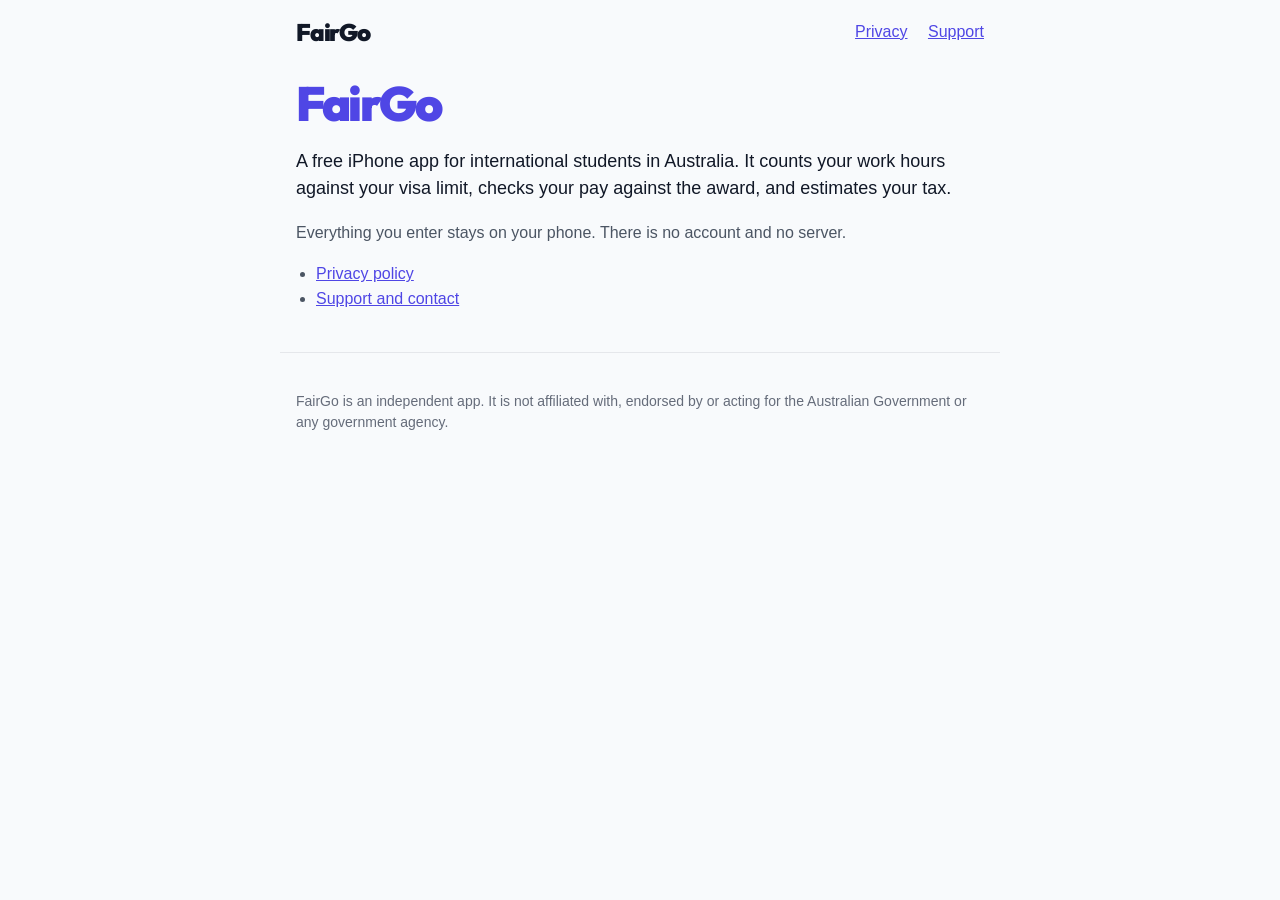
<file: index.html>
<!doctype html>
<html lang="en-AU">
<head>
<meta charset="utf-8">
<meta name="viewport" content="width=device-width, initial-scale=1">
<title>FairGo</title>
<meta name="description" content="A free app for international students in Australia: work hours, pay and tax.">
<link rel="stylesheet" href="style.css">
</head>
<body>
<header><a class="brand" href="index.html">FairGo</a>
<nav><a href="privacy.html">Privacy</a> <a href="support.html">Support</a></nav></header>
<main>
<h1 class="name">FairGo</h1>
<p class="lead">A free iPhone app for international students in Australia. It counts your work hours against your visa limit, checks your pay against the award, and estimates your tax.</p>
<p>Everything you enter stays on your phone. There is no account and no server.</p>
<ul class="links">
<li><a href="privacy.html">Privacy policy</a></li>
<li><a href="support.html">Support and contact</a></li>
</ul>
</main>
<footer><p>FairGo is an independent app. It is not affiliated with, endorsed by or acting for the Australian Government or any government agency.</p></footer>
</body>
</html>
</file>
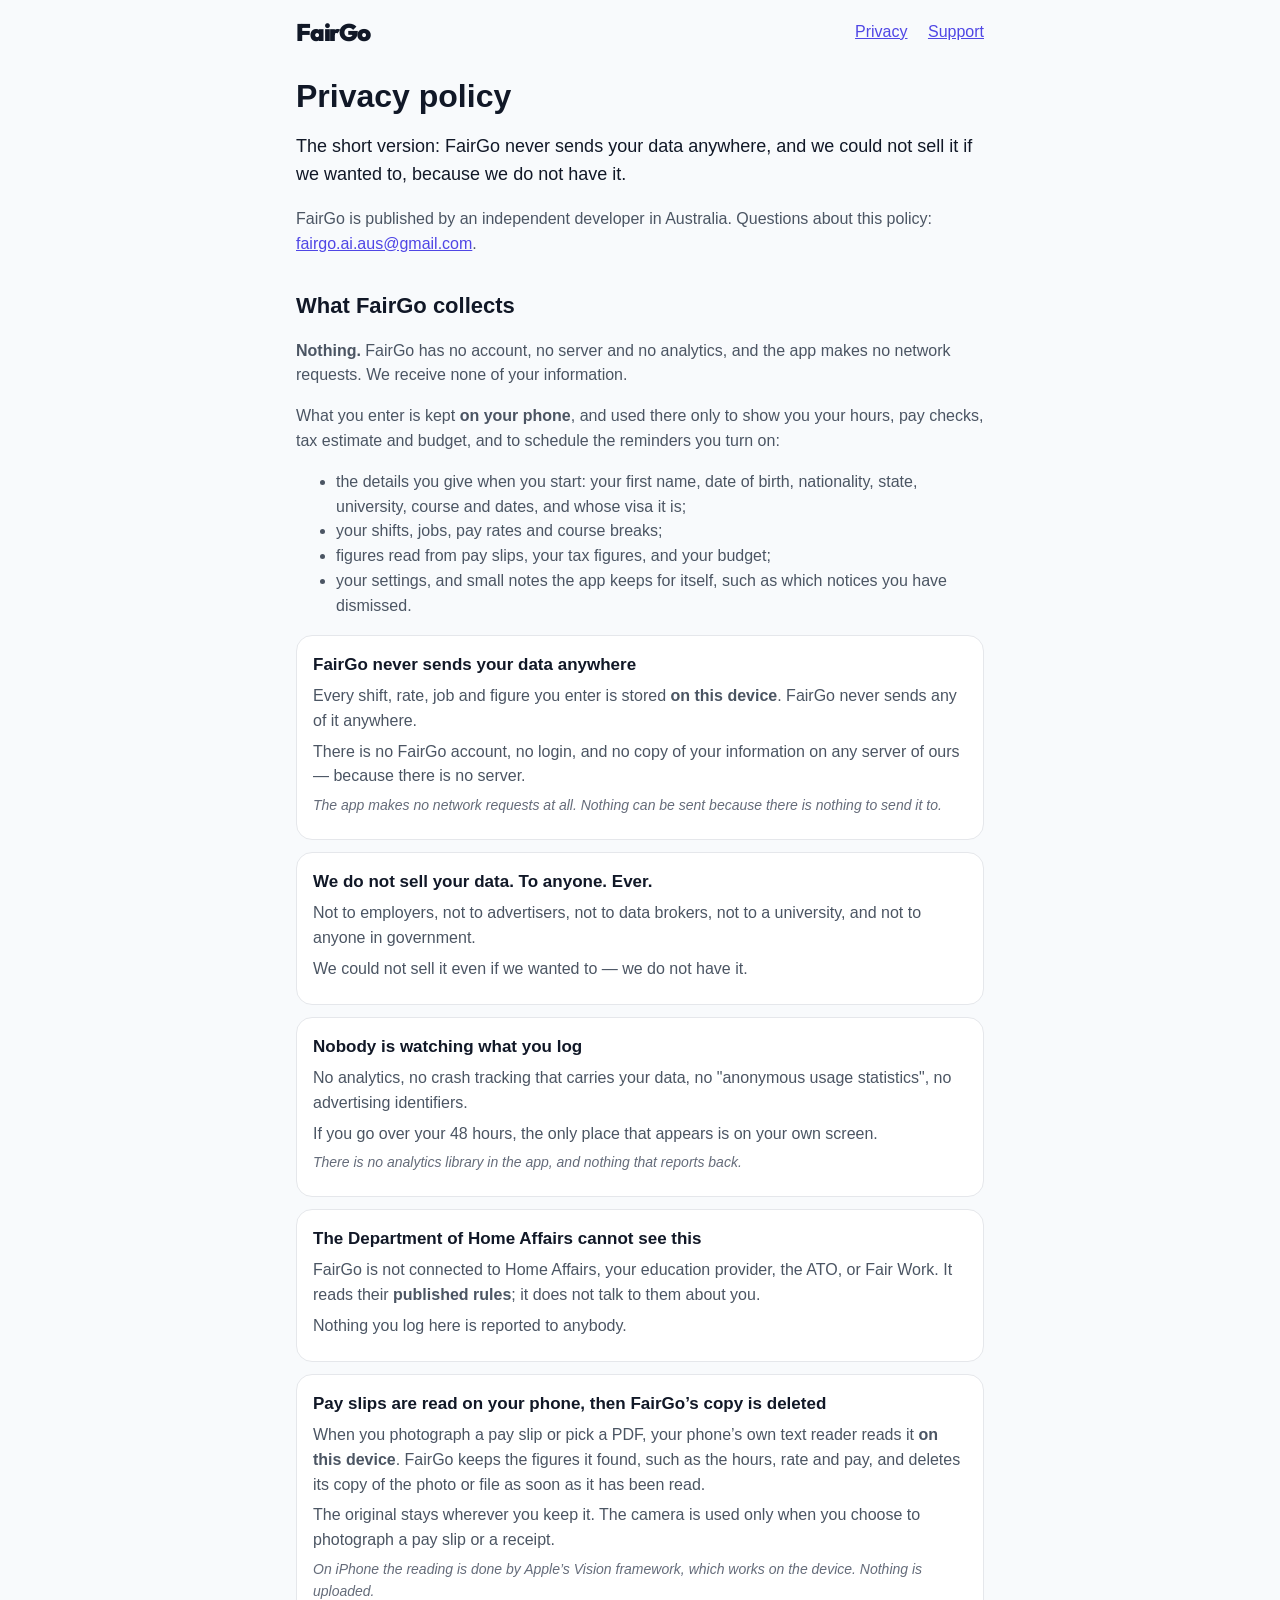
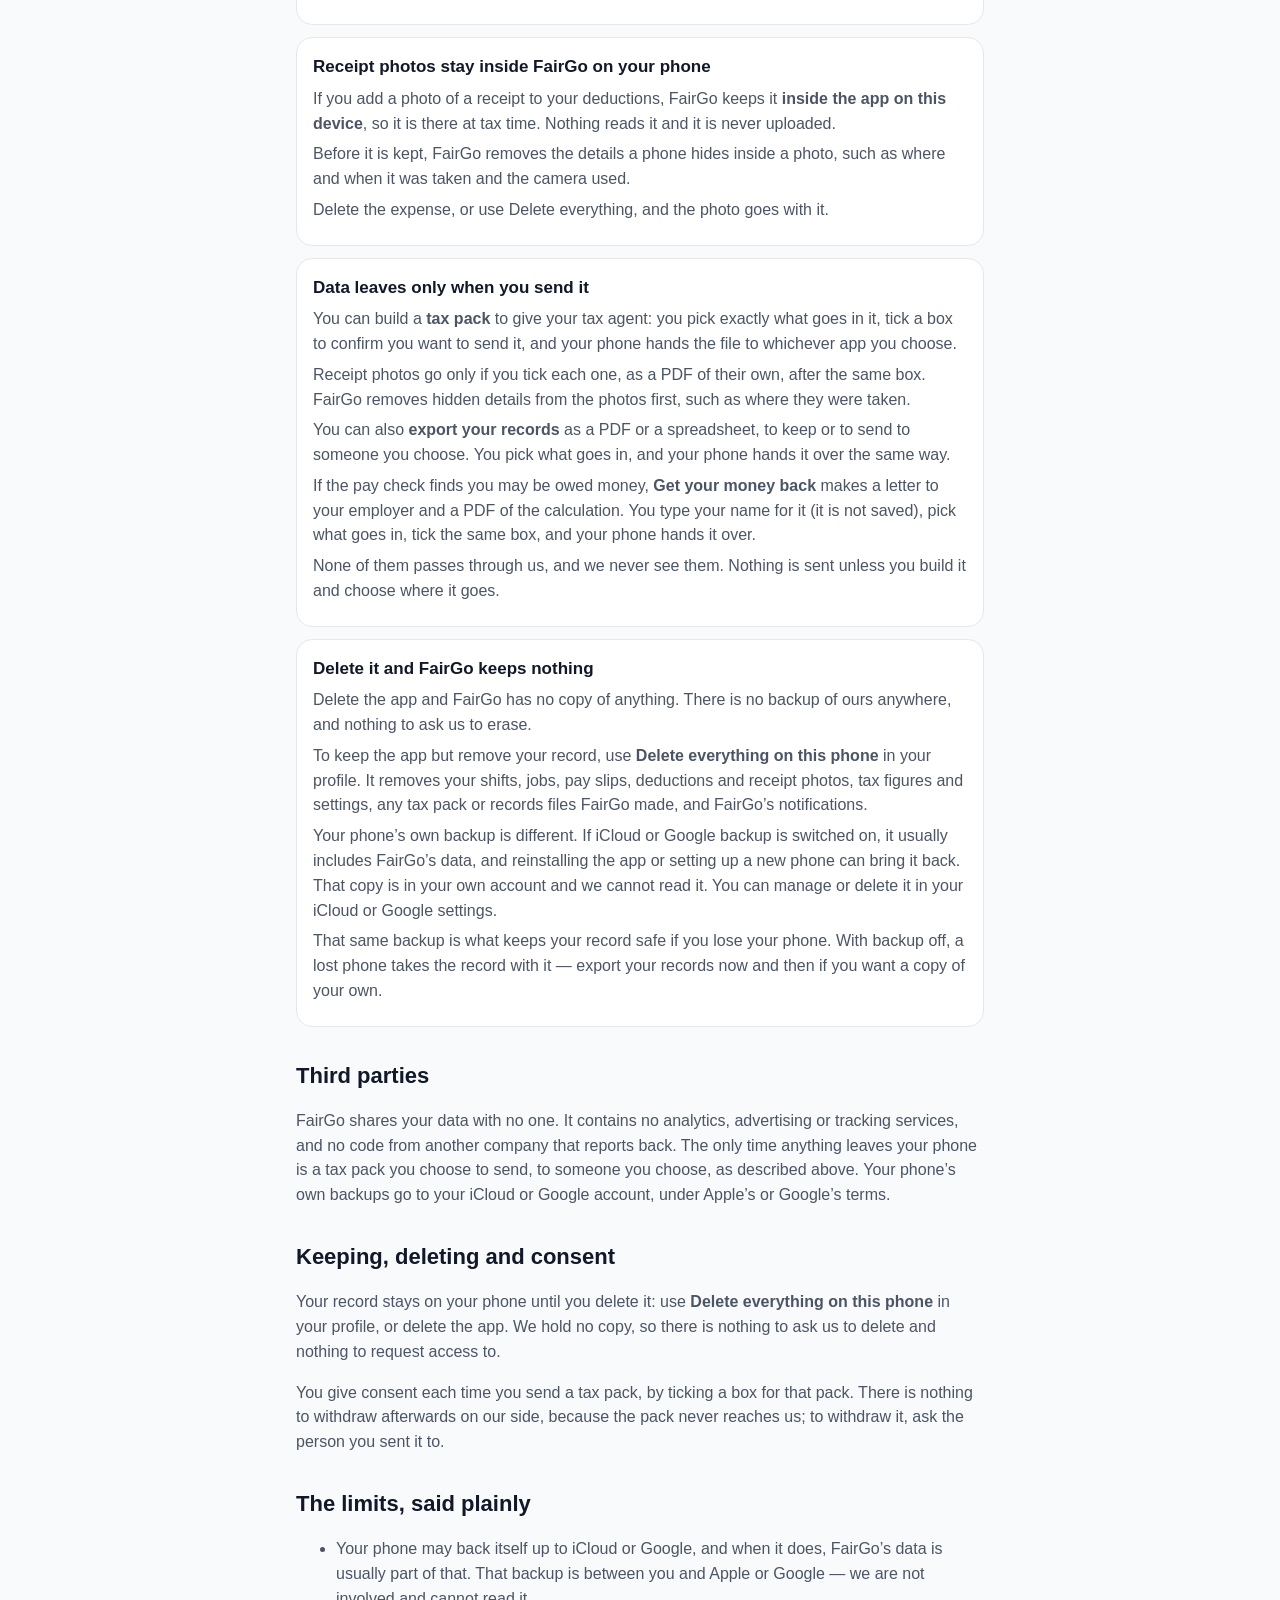
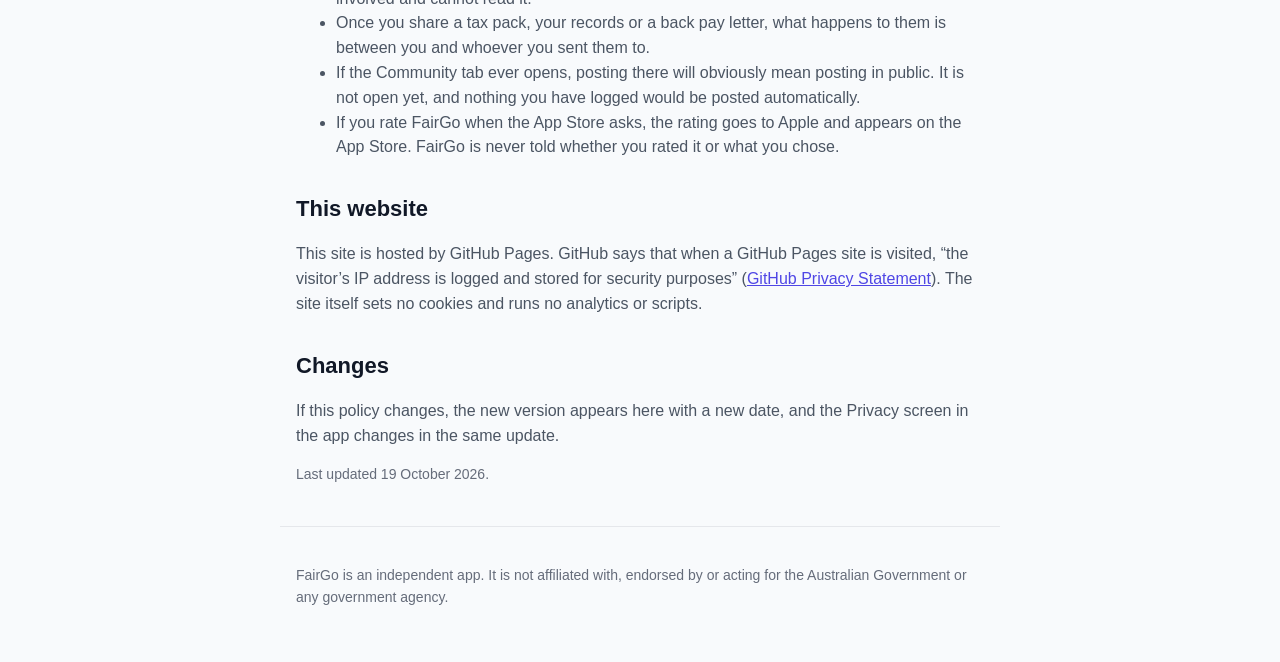
<file: privacy.html>
<!doctype html>
<html lang="en-AU">
<head>
<meta charset="utf-8">
<meta name="viewport" content="width=device-width, initial-scale=1">
<title>FairGo privacy policy</title>
<meta name="description" content="What FairGo does with your data: it never sends it anywhere.">
<link rel="stylesheet" href="style.css">
</head>
<body>
<header><a class="brand" href="index.html">FairGo</a>
<nav><a href="privacy.html">Privacy</a> <a href="support.html">Support</a></nav></header>
<main>
<h1>Privacy policy</h1>
<p class="lead">The short version: FairGo never sends your data anywhere, and we could not sell it if we wanted to, because we do not have it.</p>
<p>FairGo is published by an independent developer in Australia. Questions about this policy: <a href="mailto:fairgo.ai.aus@gmail.com">fairgo.ai.aus@gmail.com</a>.</p>

<h2>What FairGo collects</h2>
<p><strong>Nothing.</strong> FairGo has no account, no server and no analytics, and the app makes no network requests. We receive none of your information.</p>
<p>What you enter is kept <strong>on your phone</strong>, and used there only to show you your hours, pay checks, tax estimate and budget, and to schedule the reminders you turn on:</p>
<ul>
<li>the details you give when you start: your first name, date of birth, nationality, state, university, course and dates, and whose visa it is;</li>
<li>your shifts, jobs, pay rates and course breaks;</li>
<li>figures read from pay slips, your tax figures, and your budget;</li>
<li>your settings, and small notes the app keeps for itself, such as which notices you have dismissed.</li>
</ul>

<section class="card">
<h3>FairGo never sends your data anywhere</h3>
<p>Every shift, rate, job and figure you enter is stored <strong>on this device</strong>. FairGo never sends any of it anywhere.</p>
<p>There is no FairGo account, no login, and no copy of your information on any server of ours — because there is no server.</p>
<p class="because">The app makes no network requests at all. Nothing can be sent because there is nothing to send it to.</p>
</section>
<section class="card">
<h3>We do not sell your data. To anyone. Ever.</h3>
<p>Not to employers, not to advertisers, not to data brokers, not to a university, and not to anyone in government.</p>
<p>We could not sell it even if we wanted to — we do not have it.</p>

</section>
<section class="card">
<h3>Nobody is watching what you log</h3>
<p>No analytics, no crash tracking that carries your data, no &quot;anonymous usage statistics&quot;, no advertising identifiers.</p>
<p>If you go over your 48 hours, the only place that appears is on your own screen.</p>
<p class="because">There is no analytics library in the app, and nothing that reports back.</p>
</section>
<section class="card">
<h3>The Department of Home Affairs cannot see this</h3>
<p>FairGo is not connected to Home Affairs, your education provider, the ATO, or Fair Work. It reads their <strong>published rules</strong>; it does not talk to them about you.</p>
<p>Nothing you log here is reported to anybody.</p>

</section>
<section class="card">
<h3>Pay slips are read on your phone, then FairGo’s copy is deleted</h3>
<p>When you photograph a pay slip or pick a PDF, your phone’s own text reader reads it <strong>on this device</strong>. FairGo keeps the figures it found, such as the hours, rate and pay, and deletes its copy of the photo or file as soon as it has been read.</p>
<p>The original stays wherever you keep it. The camera is used only when you choose to photograph a pay slip or a receipt.</p>
<p class="because">On iPhone the reading is done by Apple’s Vision framework, which works on the device. Nothing is uploaded.</p>
</section>
<section class="card">
<h3>Receipt photos stay inside FairGo on your phone</h3>
<p>If you add a photo of a receipt to your deductions, FairGo keeps it <strong>inside the app on this device</strong>, so it is there at tax time. Nothing reads it and it is never uploaded.</p>
<p>Before it is kept, FairGo removes the details a phone hides inside a photo, such as where and when it was taken and the camera used.</p>
<p>Delete the expense, or use Delete everything, and the photo goes with it.</p>

</section>
<section class="card">
<h3>Data leaves only when you send it</h3>
<p>You can build a <strong>tax pack</strong> to give your tax agent: you pick exactly what goes in it, tick a box to confirm you want to send it, and your phone hands the file to whichever app you choose.</p>
<p>Receipt photos go only if you tick each one, as a PDF of their own, after the same box. FairGo removes hidden details from the photos first, such as where they were taken.</p>
<p>You can also <strong>export your records</strong> as a PDF or a spreadsheet, to keep or to send to someone you choose. You pick what goes in, and your phone hands it over the same way.</p>
<p>If the pay check finds you may be owed money, <strong>Get your money back</strong> makes a letter to your employer and a PDF of the calculation. You type your name for it (it is not saved), pick what goes in, tick the same box, and your phone hands it over.</p>
<p>None of them passes through us, and we never see them. Nothing is sent unless you build it and choose where it goes.</p>

</section>
<section class="card">
<h3>Delete it and FairGo keeps nothing</h3>
<p>Delete the app and FairGo has no copy of anything. There is no backup of ours anywhere, and nothing to ask us to erase.</p>
<p>To keep the app but remove your record, use <strong>Delete everything on this phone</strong> in your profile. It removes your shifts, jobs, pay slips, deductions and receipt photos, tax figures and settings, any tax pack or records files FairGo made, and FairGo’s notifications.</p>
<p>Your phone’s own backup is different. If iCloud or Google backup is switched on, it usually includes FairGo’s data, and reinstalling the app or setting up a new phone can bring it back. That copy is in your own account and we cannot read it. You can manage or delete it in your iCloud or Google settings.</p>
<p>That same backup is what keeps your record safe if you lose your phone. With backup off, a lost phone takes the record with it — export your records now and then if you want a copy of your own.</p>

</section>

<h2>Third parties</h2>
<p>FairGo shares your data with no one. It contains no analytics, advertising or tracking services, and no code from another company that reports back. The only time anything leaves your phone is a tax pack you choose to send, to someone you choose, as described above. Your phone’s own backups go to your iCloud or Google account, under Apple’s or Google’s terms.</p>

<h2>Keeping, deleting and consent</h2>
<p>Your record stays on your phone until you delete it: use <strong>Delete everything on this phone</strong> in your profile, or delete the app. We hold no copy, so there is nothing to ask us to delete and nothing to request access to.</p>
<p>You give consent each time you send a tax pack, by ticking a box for that pack. There is nothing to withdraw afterwards on our side, because the pack never reaches us; to withdraw it, ask the person you sent it to.</p>

<h2>The limits, said plainly</h2>
<ul>
<li>Your phone may back itself up to iCloud or Google, and when it does, FairGo’s data is usually part of that. That backup is between you and Apple or Google — we are not involved and cannot read it.</li>
<li>Once you share a tax pack, your records or a back pay letter, what happens to them is between you and whoever you sent them to.</li>
<li>If the Community tab ever opens, posting there will obviously mean posting in public. It is not open yet, and nothing you have logged would be posted automatically.</li>
<li>If you rate FairGo when the App Store asks, the rating goes to Apple and appears on the App Store. FairGo is never told whether you rated it or what you chose.</li>
</ul>

<h2>This website</h2>
<p>This site is hosted by GitHub Pages. GitHub says that when a GitHub Pages site is visited, “the visitor’s IP address is logged and stored for security purposes” (<a href="https://docs.github.com/en/site-policy/privacy-policies/github-general-privacy-statement">GitHub Privacy Statement</a>). The site itself sets no cookies and runs no analytics or scripts.</p>

<h2>Changes</h2>
<p>If this policy changes, the new version appears here with a new date, and the Privacy screen in the app changes in the same update.</p>
<p class="updated">Last updated 19 October 2026.</p>
</main>
<footer><p>FairGo is an independent app. It is not affiliated with, endorsed by or acting for the Australian Government or any government agency.</p></footer>
</body>
</html>
</file>
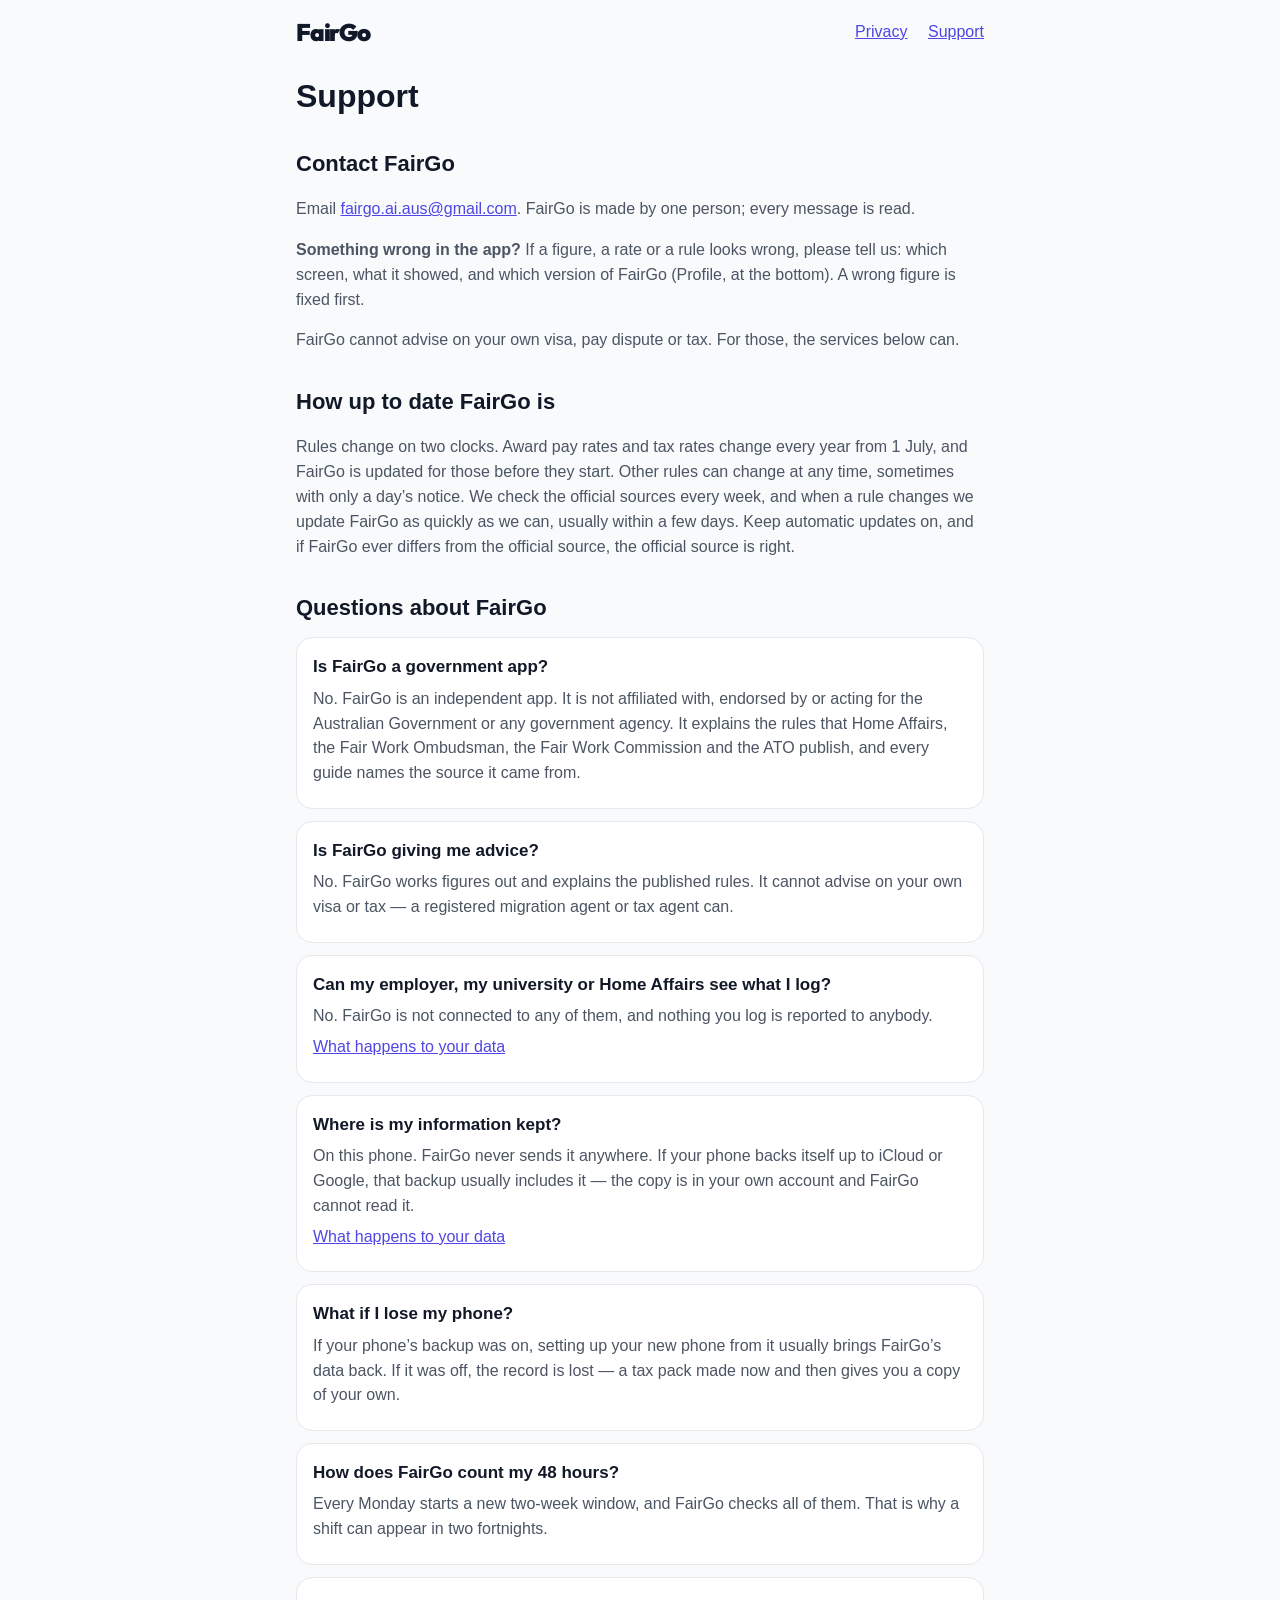
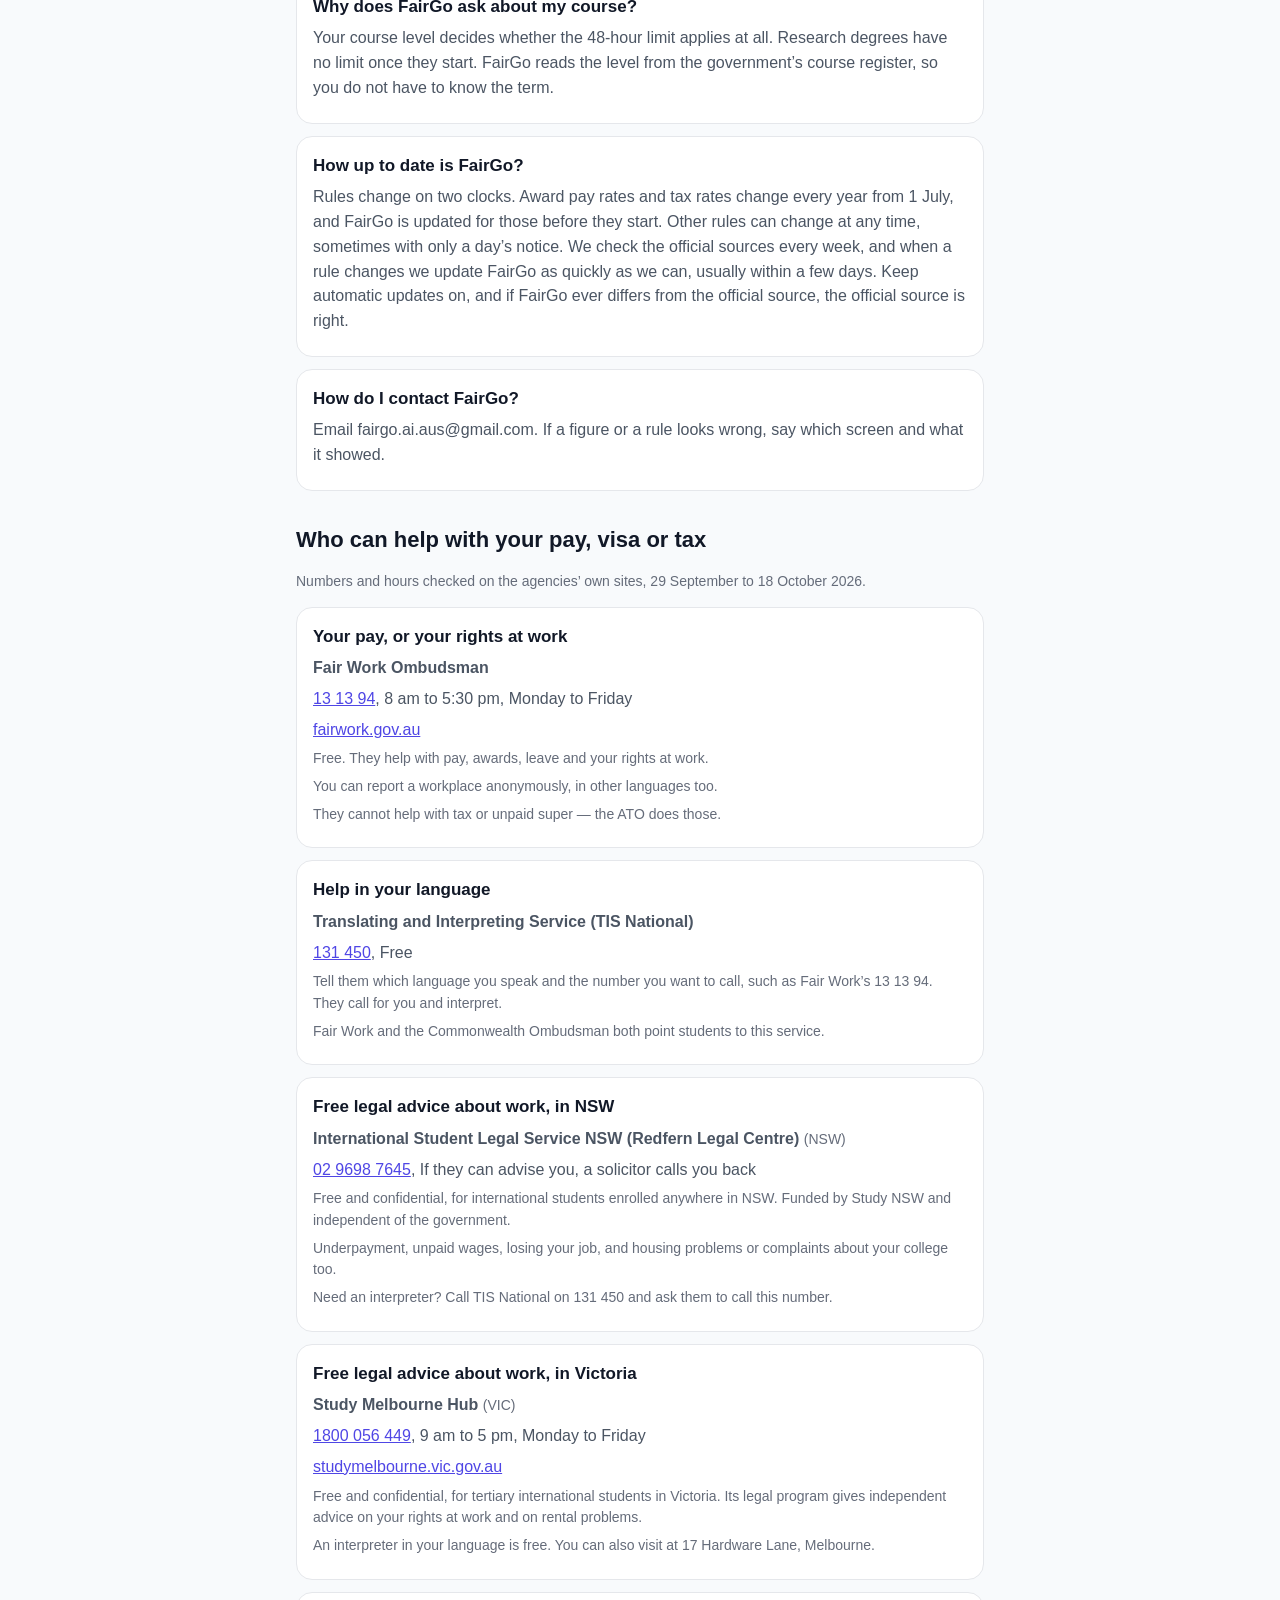
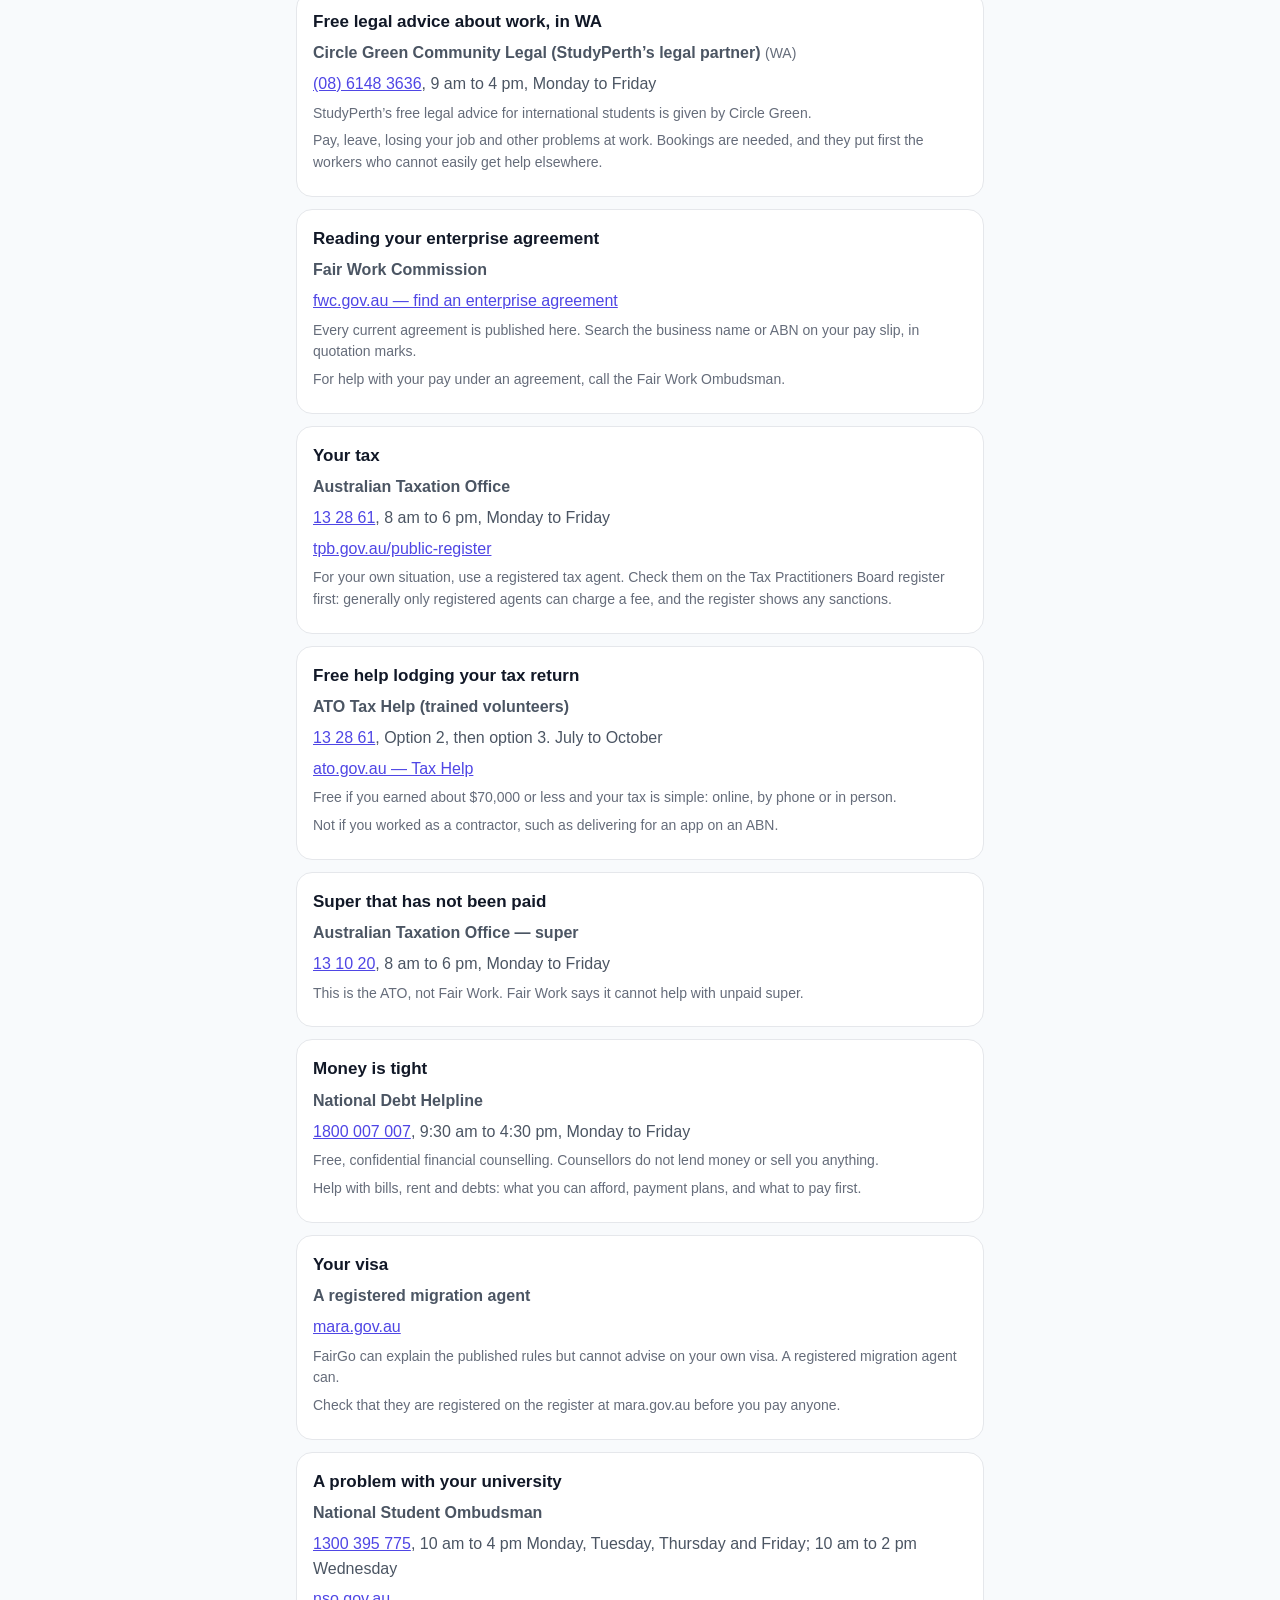
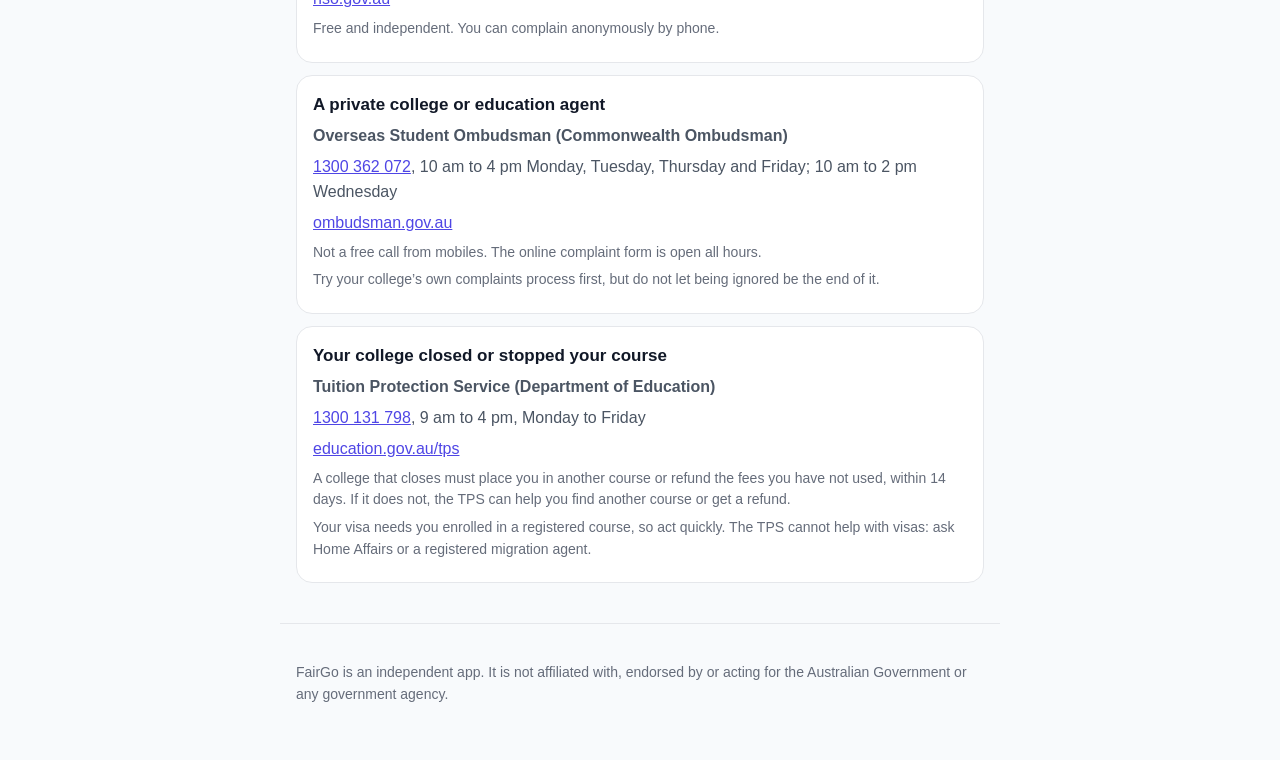
<file: support.html>
<!doctype html>
<html lang="en-AU">
<head>
<meta charset="utf-8">
<meta name="viewport" content="width=device-width, initial-scale=1">
<title>FairGo support</title>
<meta name="description" content="Contact FairGo, report a problem, and find who can help with pay, visa and tax questions.">
<link rel="stylesheet" href="style.css">
</head>
<body>
<header><a class="brand" href="index.html">FairGo</a>
<nav><a href="privacy.html">Privacy</a> <a href="support.html">Support</a></nav></header>
<main>
<h1>Support</h1>

<h2>Contact FairGo</h2>
<p>Email <a href="mailto:fairgo.ai.aus@gmail.com">fairgo.ai.aus@gmail.com</a>. FairGo is made by one person; every message is read.</p>
<p><strong>Something wrong in the app?</strong> If a figure, a rate or a rule looks wrong, please tell us: which screen, what it showed, and which version of FairGo (Profile, at the bottom). A wrong figure is fixed first.</p>
<p>FairGo cannot advise on your own visa, pay dispute or tax. For those, the services below can.</p>

<h2>How up to date FairGo is</h2>
<p>Rules change on two clocks. Award pay rates and tax rates change every year from 1 July, and FairGo is updated for those before they start. Other rules can change at any time, sometimes with only a day’s notice. We check the official sources every week, and when a rule changes we update FairGo as quickly as we can, usually within a few days. Keep automatic updates on, and if FairGo ever differs from the official source, the official source is right.</p>

<h2>Questions about FairGo</h2>
<section class="card">
<h3>Is FairGo a government app?</h3>
<p>No. FairGo is an independent app. It is not affiliated with, endorsed by or acting for the Australian Government or any government agency. It explains the rules that Home Affairs, the Fair Work Ombudsman, the Fair Work Commission and the ATO publish, and every guide names the source it came from.</p>

</section>
<section class="card">
<h3>Is FairGo giving me advice?</h3>
<p>No. FairGo works figures out and explains the published rules. It cannot advise on your own visa or tax — a registered migration agent or tax agent can.</p>

</section>
<section class="card">
<h3>Can my employer, my university or Home Affairs see what I log?</h3>
<p>No. FairGo is not connected to any of them, and nothing you log is reported to anybody.</p>
<p><a href="privacy.html">What happens to your data</a></p>
</section>
<section class="card">
<h3>Where is my information kept?</h3>
<p>On this phone. FairGo never sends it anywhere. If your phone backs itself up to iCloud or Google, that backup usually includes it — the copy is in your own account and FairGo cannot read it.</p>
<p><a href="privacy.html">What happens to your data</a></p>
</section>
<section class="card">
<h3>What if I lose my phone?</h3>
<p>If your phone’s backup was on, setting up your new phone from it usually brings FairGo’s data back. If it was off, the record is lost — a tax pack made now and then gives you a copy of your own.</p>

</section>
<section class="card">
<h3>How does FairGo count my 48 hours?</h3>
<p>Every Monday starts a new two-week window, and FairGo checks all of them. That is why a shift can appear in two fortnights.</p>

</section>
<section class="card">
<h3>Why does FairGo ask about my course?</h3>
<p>Your course level decides whether the 48-hour limit applies at all. Research degrees have no limit once they start. FairGo reads the level from the government’s course register, so you do not have to know the term.</p>

</section>
<section class="card">
<h3>How up to date is FairGo?</h3>
<p>Rules change on two clocks. Award pay rates and tax rates change every year from 1 July, and FairGo is updated for those before they start. Other rules can change at any time, sometimes with only a day’s notice. We check the official sources every week, and when a rule changes we update FairGo as quickly as we can, usually within a few days. Keep automatic updates on, and if FairGo ever differs from the official source, the official source is right.</p>

</section>
<section class="card">
<h3>How do I contact FairGo?</h3>
<p>Email fairgo.ai.aus@gmail.com. If a figure or a rule looks wrong, say which screen and what it showed.</p>

</section>

<h2>Who can help with your pay, visa or tax</h2>
<p class="updated">Numbers and hours checked on the agencies’ own sites, 29 September to 18 October 2026.</p>
<section class="card">
<h3>Your pay, or your rights at work</h3>
<p><strong>Fair Work Ombudsman</strong></p>
<p><a href="tel:131394">13 13 94</a>, 8 am to 5:30 pm, Monday to Friday</p>
<p><a href="https://www.fairwork.gov.au">fairwork.gov.au</a></p>
<p class="note">Free. They help with pay, awards, leave and your rights at work.</p>
<p class="note">You can report a workplace anonymously, in other languages too.</p>
<p class="note">They cannot help with tax or unpaid super — the ATO does those.</p>
</section>
<section class="card">
<h3>Help in your language</h3>
<p><strong>Translating and Interpreting Service (TIS National)</strong></p>
<p><a href="tel:131450">131 450</a>, Free</p>

<p class="note">Tell them which language you speak and the number you want to call, such as Fair Work’s 13 13 94. They call for you and interpret.</p>
<p class="note">Fair Work and the Commonwealth Ombudsman both point students to this service.</p>
</section>
<section class="card">
<h3>Free legal advice about work, in NSW</h3>
<p><strong>International Student Legal Service NSW (Redfern Legal Centre)</strong> <span class="states">(NSW)</span></p>
<p><a href="tel:0296987645">02 9698 7645</a>, If they can advise you, a solicitor calls you back</p>

<p class="note">Free and confidential, for international students enrolled anywhere in NSW. Funded by Study NSW and independent of the government.</p>
<p class="note">Underpayment, unpaid wages, losing your job, and housing problems or complaints about your college too.</p>
<p class="note">Need an interpreter? Call TIS National on 131 450 and ask them to call this number.</p>
</section>
<section class="card">
<h3>Free legal advice about work, in Victoria</h3>
<p><strong>Study Melbourne Hub</strong> <span class="states">(VIC)</span></p>
<p><a href="tel:1800056449">1800 056 449</a>, 9 am to 5 pm, Monday to Friday</p>
<p><a href="https://studymelbourne.vic.gov.au/our-hub">studymelbourne.vic.gov.au</a></p>
<p class="note">Free and confidential, for tertiary international students in Victoria. Its legal program gives independent advice on your rights at work and on rental problems.</p>
<p class="note">An interpreter in your language is free. You can also visit at 17 Hardware Lane, Melbourne.</p>
</section>
<section class="card">
<h3>Free legal advice about work, in WA</h3>
<p><strong>Circle Green Community Legal (StudyPerth’s legal partner)</strong> <span class="states">(WA)</span></p>
<p><a href="tel:0861483636">(08) 6148 3636</a>, 9 am to 4 pm, Monday to Friday</p>

<p class="note">StudyPerth’s free legal advice for international students is given by Circle Green.</p>
<p class="note">Pay, leave, losing your job and other problems at work. Bookings are needed, and they put first the workers who cannot easily get help elsewhere.</p>
</section>
<section class="card">
<h3>Reading your enterprise agreement</h3>
<p><strong>Fair Work Commission</strong></p>

<p><a href="https://www.fwc.gov.au/work-conditions/enterprise-agreements/find-enterprise-agreement">fwc.gov.au — find an enterprise agreement</a></p>
<p class="note">Every current agreement is published here. Search the business name or ABN on your pay slip, in quotation marks.</p>
<p class="note">For help with your pay under an agreement, call the Fair Work Ombudsman.</p>
</section>
<section class="card">
<h3>Your tax</h3>
<p><strong>Australian Taxation Office</strong></p>
<p><a href="tel:132861">13 28 61</a>, 8 am to 6 pm, Monday to Friday</p>
<p><a href="https://www.tpb.gov.au/public-register">tpb.gov.au/public-register</a></p>
<p class="note">For your own situation, use a registered tax agent. Check them on the Tax Practitioners Board register first: generally only registered agents can charge a fee, and the register shows any sanctions.</p>
</section>
<section class="card">
<h3>Free help lodging your tax return</h3>
<p><strong>ATO Tax Help (trained volunteers)</strong></p>
<p><a href="tel:132861">13 28 61</a>, Option 2, then option 3. July to October</p>
<p><a href="https://www.ato.gov.au/individuals-and-families/your-tax-return/help-and-support-to-lodge-your-tax-return/tax-help-program">ato.gov.au — Tax Help</a></p>
<p class="note">Free if you earned about $70,000 or less and your tax is simple: online, by phone or in person.</p>
<p class="note">Not if you worked as a contractor, such as delivering for an app on an ABN.</p>
</section>
<section class="card">
<h3>Super that has not been paid</h3>
<p><strong>Australian Taxation Office — super</strong></p>
<p><a href="tel:131020">13 10 20</a>, 8 am to 6 pm, Monday to Friday</p>

<p class="note">This is the ATO, not Fair Work. Fair Work says it cannot help with unpaid super.</p>
</section>
<section class="card">
<h3>Money is tight</h3>
<p><strong>National Debt Helpline</strong></p>
<p><a href="tel:1800007007">1800 007 007</a>, 9:30 am to 4:30 pm, Monday to Friday</p>

<p class="note">Free, confidential financial counselling. Counsellors do not lend money or sell you anything.</p>
<p class="note">Help with bills, rent and debts: what you can afford, payment plans, and what to pay first.</p>
</section>
<section class="card">
<h3>Your visa</h3>
<p><strong>A registered migration agent</strong></p>

<p><a href="https://www.mara.gov.au">mara.gov.au</a></p>
<p class="note">FairGo can explain the published rules but cannot advise on your own visa. A registered migration agent can.</p>
<p class="note">Check that they are registered on the register at mara.gov.au before you pay anyone.</p>
</section>
<section class="card">
<h3>A problem with your university</h3>
<p><strong>National Student Ombudsman</strong></p>
<p><a href="tel:1300395775">1300 395 775</a>, 10 am to 4 pm Monday, Tuesday, Thursday and Friday; 10 am to 2 pm Wednesday</p>
<p><a href="https://www.nso.gov.au">nso.gov.au</a></p>
<p class="note">Free and independent. You can complain anonymously by phone.</p>
</section>
<section class="card">
<h3>A private college or education agent</h3>
<p><strong>Overseas Student Ombudsman (Commonwealth Ombudsman)</strong></p>
<p><a href="tel:1300362072">1300 362 072</a>, 10 am to 4 pm Monday, Tuesday, Thursday and Friday; 10 am to 2 pm Wednesday</p>
<p><a href="https://www.ombudsman.gov.au">ombudsman.gov.au</a></p>
<p class="note">Not a free call from mobiles. The online complaint form is open all hours.</p>
<p class="note">Try your college’s own complaints process first, but do not let being ignored be the end of it.</p>
</section>
<section class="card">
<h3>Your college closed or stopped your course</h3>
<p><strong>Tuition Protection Service (Department of Education)</strong></p>
<p><a href="tel:1300131798">1300 131 798</a>, 9 am to 4 pm, Monday to Friday</p>
<p><a href="https://www.education.gov.au/tps/international-students">education.gov.au/tps</a></p>
<p class="note">A college that closes must place you in another course or refund the fees you have not used, within 14 days. If it does not, the TPS can help you find another course or get a refund.</p>
<p class="note">Your visa needs you enrolled in a registered course, so act quickly. The TPS cannot help with visas: ask Home Affairs or a registered migration agent.</p>
</section>
</main>
<footer><p>FairGo is an independent app. It is not affiliated with, endorsed by or acting for the Australian Government or any government agency.</p></footer>
</body>
</html>
</file>
<file: style.css>
@font-face{font-family:Outfit;font-weight:900;font-display:swap;src:url(outfit-black.ttf) format("truetype")}
:root{--bg:#F8FAFC;--surface:#FFFFFF;--text:#111827;--muted:#4B5563;--faint:#656C7A;--primary:#4F46E5;--line:#E5E7EB}
@media (prefers-color-scheme:dark){:root{--bg:#0F1117;--surface:#1A1D27;--text:#F3F4F6;--muted:#C7CBD3;--faint:#A3A9B5;--primary:#A5B4FC;--line:#2A2E3A}}
*{box-sizing:border-box}
body{margin:0;background:var(--bg);color:var(--text);font:16px/1.55 -apple-system,BlinkMacSystemFont,"Segoe UI",Roboto,sans-serif}
header,main,footer{max-width:720px;margin:0 auto;padding:0 16px}
header{display:flex;justify-content:space-between;align-items:center;padding-top:20px;padding-bottom:8px}
header nav a{margin-left:16px}
.brand{font:900 24px/1 Outfit,-apple-system,BlinkMacSystemFont,"Segoe UI",Roboto,sans-serif;letter-spacing:-0.05em;color:var(--text);text-decoration:none}
h1.name{font:900 48px/1.1 Outfit,-apple-system,BlinkMacSystemFont,"Segoe UI",Roboto,sans-serif;letter-spacing:-0.05em;color:var(--primary)}
a{color:var(--primary)}
h1{font-size:32px;line-height:1.2;margin:24px 0 8px}
h2{font-size:22px;margin:32px 0 8px}
h3{font-size:17px;margin:0 0 6px}
.lead{font-size:18px;color:var(--text)}
p,li{color:var(--muted)}
.card{background:var(--surface);border:1px solid var(--line);border-radius:16px;padding:16px;margin:12px 0}
.card p{margin:6px 0}
.because,.note,.updated,.states{color:var(--faint);font-size:14px}
.because{font-style:italic}
.todo{background:#FEF3C7;color:#92400E;padding:0 4px;border-radius:4px}
.links{padding-left:20px}
footer{padding-top:24px;padding-bottom:40px;color:var(--faint);font-size:14px;border-top:1px solid var(--line);margin-top:40px}
footer p{color:var(--faint)}
</file>
